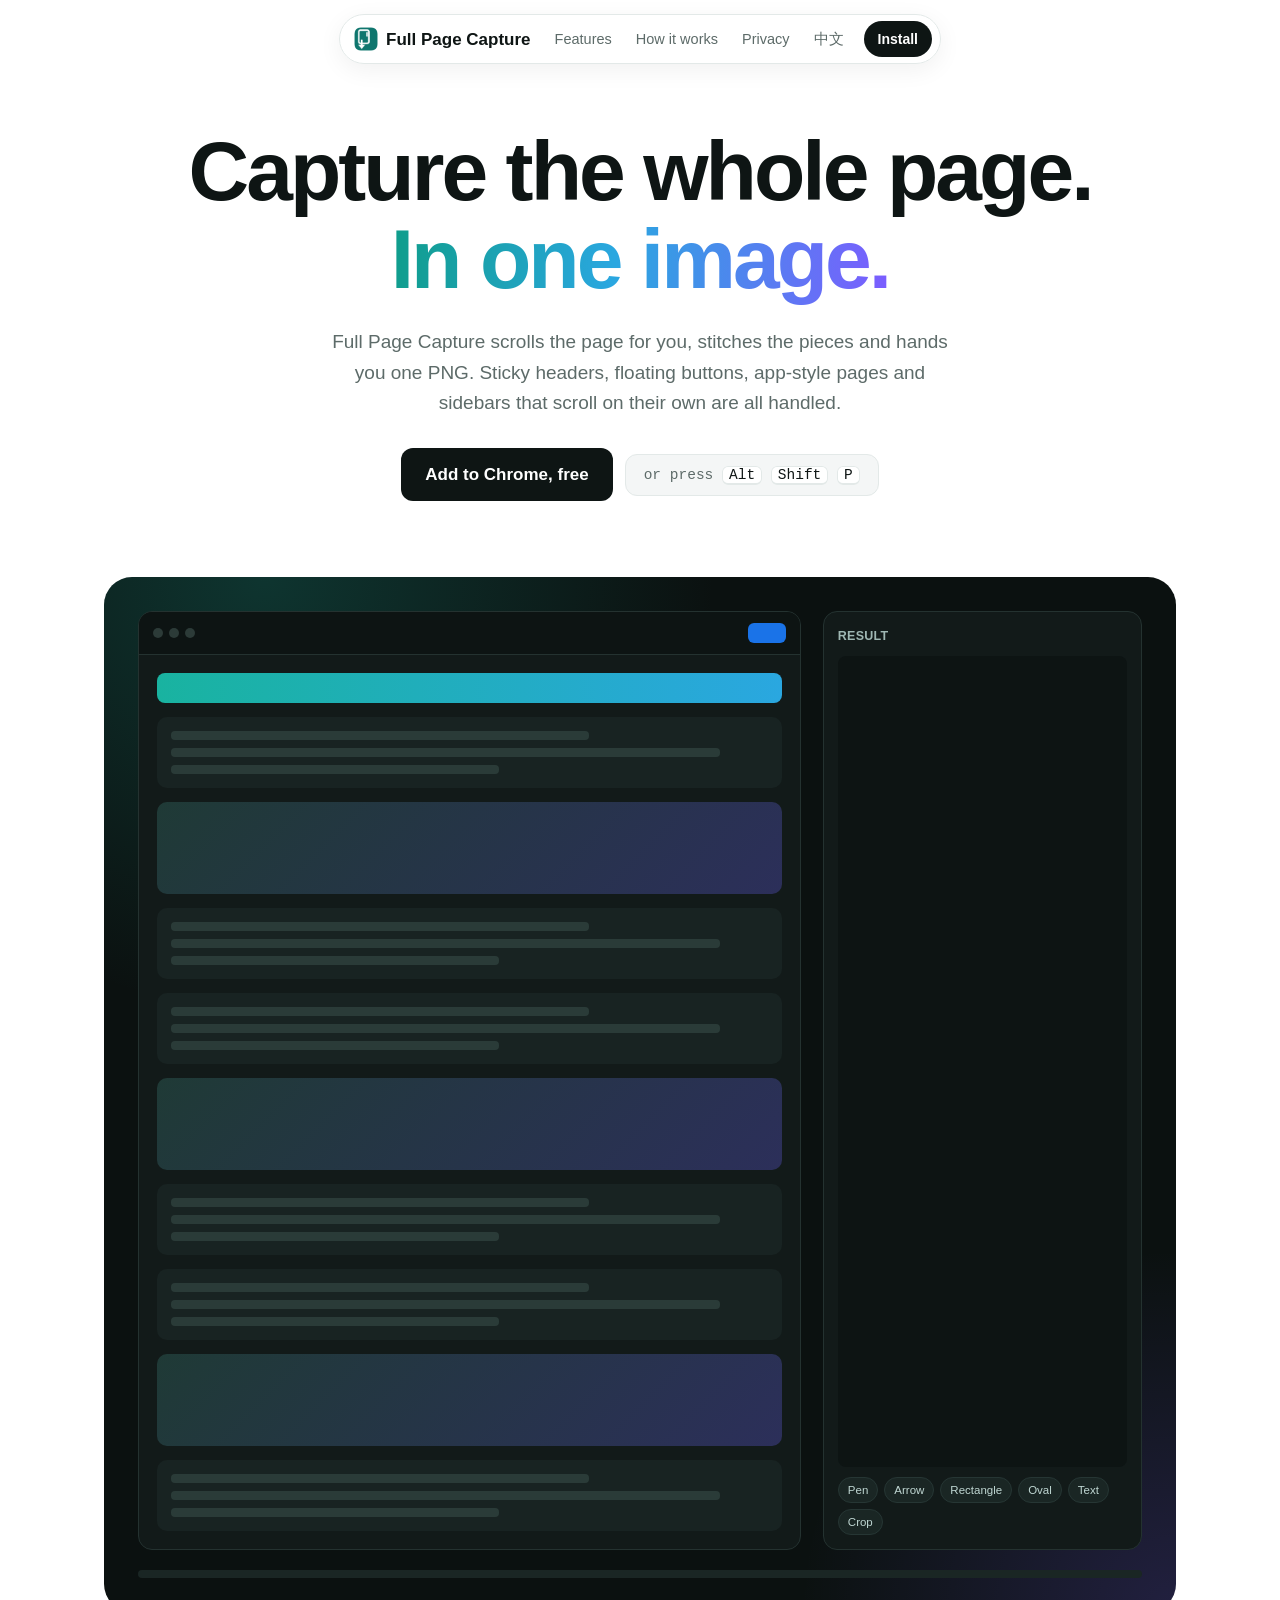
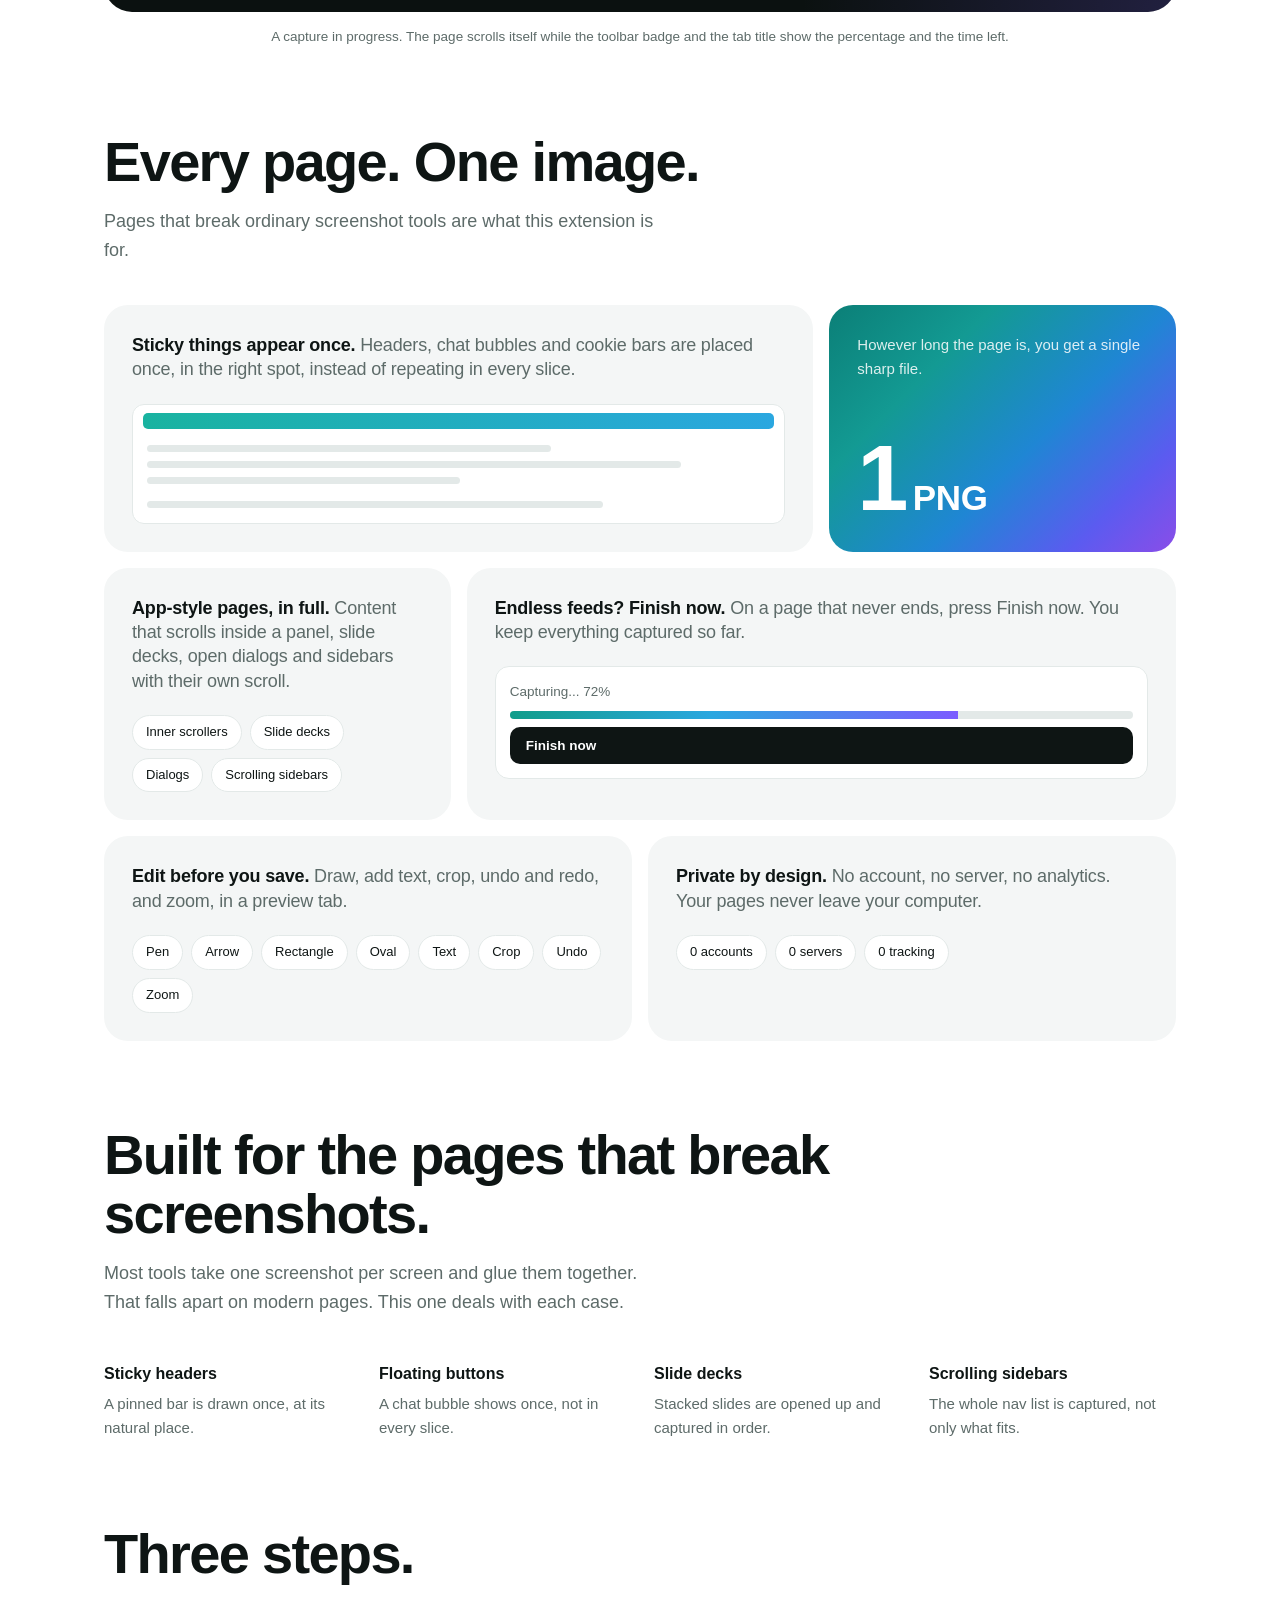
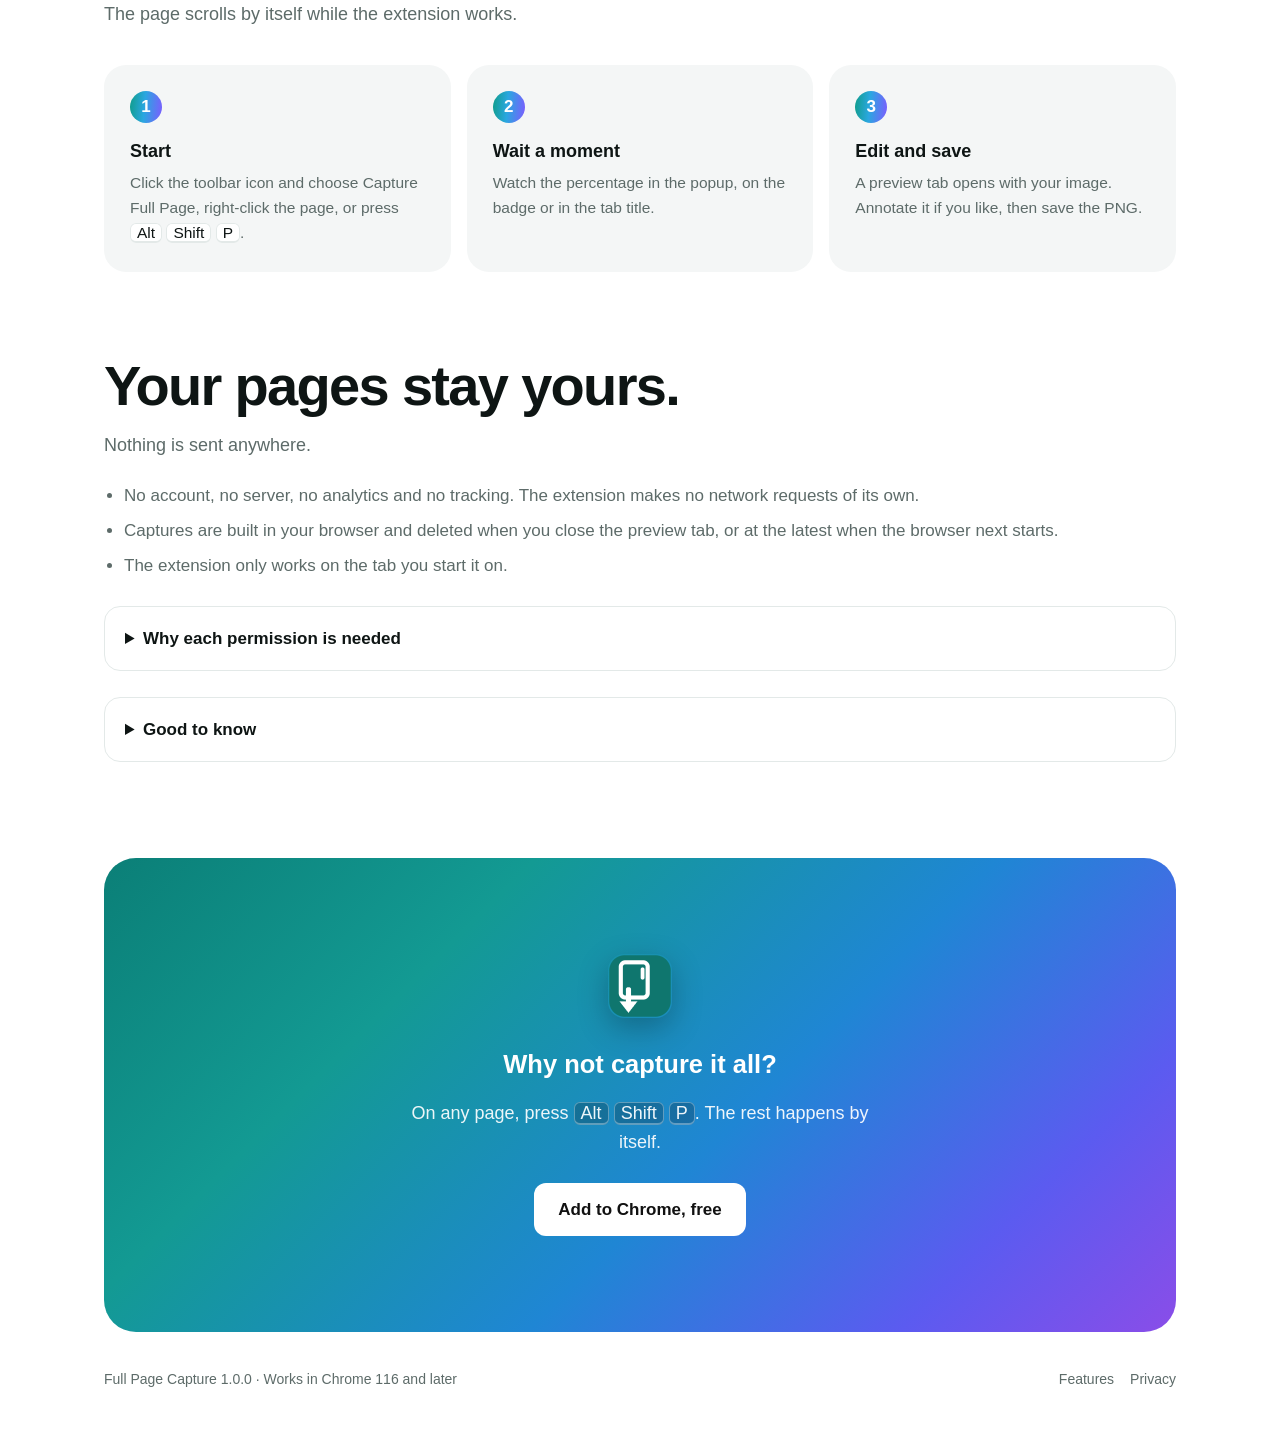
<file: index.html>
<!doctype html>
<html lang="en">
<head>
<meta charset="utf-8">
<meta name="viewport" content="width=device-width, initial-scale=1">
<title>Full Page Capture - save a whole web page as one PNG</title>
<meta name="description" content="A Chrome extension that captures an entire scrollable page as one PNG. It handles sticky headers, floating buttons, app-style pages, slide decks and scrolling sidebars, and has a built-in editor. Everything stays in your browser.">
<meta property="og:title" content="Full Page Capture - save a whole web page as one PNG">
<meta property="og:description" content="A Chrome extension that captures an entire scrollable page as one PNG. It handles sticky headers, floating buttons, app-style pages, slide decks and scrolling sidebars, and has a built-in editor. Everything stays in your browser.">
<meta property="og:type" content="website">
<link rel="icon" href="assets/favicon.png">
<link rel="stylesheet" href="assets/style.css">
</head>
<body>
<div class="nav"><div class="pill">
  <a class="brand" href="./"><img src="assets/icon.png" alt="" width="24" height="24"><span>Full Page Capture</span></a>
  <a class="l hide-m" href="#features">Features</a><a class="l hide-m" href="#how">How it works</a><a class="l hide-m" href="#privacy">Privacy</a>
  <a class="l" href="zh/" hreflang="zh-CN">中文</a>
  <a class="soon" href="https://chromewebstore.google.com/detail/full-page-capture/hlnnabepehihccjddodmelmaidllmpme">Install</a>
</div></div>

<main class="wrap">
  <header class="hero">
    <h1>Capture the whole page.<br><span class="grad">In one image.</span></h1>
    <p class="lead">Full Page Capture scrolls the page for you, stitches the pieces and hands you one PNG. Sticky headers, floating buttons, app-style pages and sidebars that scroll on their own are all handled.</p>
    <div class="cta-row"><a class="btn dark" href="https://chromewebstore.google.com/detail/full-page-capture/hlnnabepehihccjddodmelmaidllmpme">Add to Chrome, free</a><span class="snip">or press <kbd>Alt</kbd> <kbd>Shift</kbd> <kbd>P</kbd></span></div>
  </header>

  <div class="demo" aria-hidden="true"><div class="stage">
    <div class="browser">
      <div class="bar"><div class="dots"><i></i><i></i><i></i></div>
        <div class="tab"><span>⏳ 8% · ~25s left · Product launch notes</span><span>⏳ 18% · ~9s left · Product launch notes</span><span>⏳ 52% · ~6s left · Product launch notes</span><span>⏳ 86% · ~2s left · Product launch notes</span><span>Product launch notes</span></div><div class="badge"><b>8%</b><b>18%</b><b>52%</b><b>86%</b></div></div>
      <div class="viewport"><div class="page">
        <div class="hdr"></div>
        <div class="blk"><i></i><i></i><i></i></div><div class="blk img"></div><div class="blk"><i></i><i></i><i></i></div>
        <div class="blk"><i></i><i></i><i></i></div><div class="blk img"></div><div class="blk"><i></i><i></i><i></i></div>
        <div class="blk"><i></i><i></i><i></i></div><div class="blk img"></div><div class="blk"><i></i><i></i><i></i></div>
      </div></div>
    </div>
    <div class="result"><h4>Result</h4>
      <div class="strip"><div class="fill"><div class="hdr"></div>
        <div class="blk"><i></i><i></i></div><div class="blk img" style="height:54px"></div><div class="blk"><i></i><i></i></div>
        <div class="blk"><i></i><i></i></div><div class="blk img" style="height:54px"></div><div class="blk"><i></i><i></i></div>
        <div class="blk"><i></i><i></i></div><div class="blk img" style="height:54px"></div></div></div>
      <div class="tools"><u>Pen</u><u>Arrow</u><u>Rectangle</u><u>Oval</u><u>Text</u><u>Crop</u></div>
    </div>
  </div><div class="prog"></div></div>
  <p class="demo-cap">A capture in progress. The page scrolls itself while the toolbar badge and the tab title show the percentage and the time left.</p>

  <section id="features">
    <h2>Every page. One image.</h2><p class="sub">Pages that break ordinary screenshot tools are what this extension is for.</p>
    <div class="bento">
      <div class="card c4"><h3>Sticky things appear once.<span> Headers, chat bubbles and cookie bars are placed once, in the right spot, instead of repeating in every slice.</span></h3>
        <div class="mini"><div class="h"></div><div class="l" style="top:40px;width:62%"></div><div class="l" style="top:56px;width:82%"></div><div class="l" style="top:72px;width:48%"></div><div class="l" style="top:96px;width:70%"></div></div></div>
      <div class="card c2 vivid"><small>However long the page is, you get a single sharp file.</small><div class="big">1<span style="font-size:.38em;letter-spacing:-0.01em;margin-left:8px">PNG</span></div></div>
      <div class="card c2"><h3>App-style pages, in full.<span> Content that scrolls inside a panel, slide decks, open dialogs and sidebars with their own scroll.</span></h3><div class="chips"><span class="chip">Inner scrollers</span><span class="chip">Slide decks</span><span class="chip">Dialogs</span><span class="chip">Scrolling sidebars</span></div></div>
      <div class="card c4"><h3>Endless feeds? Finish now.<span> On a page that never ends, press Finish now. You keep everything captured so far.</span></h3>
        <div class="ui"><div style="color:var(--muted)">Capturing... 72%</div><div class="meter"><i></i></div><div class="endbtn">Finish now</div></div></div>
      <div class="card c3"><h3>Edit before you save.<span> Draw, add text, crop, undo and redo, and zoom, in a preview tab.</span></h3><div class="chips"><span class="chip">Pen</span><span class="chip">Arrow</span><span class="chip">Rectangle</span><span class="chip">Oval</span><span class="chip">Text</span><span class="chip">Crop</span><span class="chip">Undo</span><span class="chip">Zoom</span></div></div>
      <div class="card c3"><h3>Private by design.<span> No account, no server, no analytics. Your pages never leave your computer.</span></h3><div class="chips"><span class="chip">0 accounts</span><span class="chip">0 servers</span><span class="chip">0 tracking</span></div></div>
    </div>
  </section>

  <section>
    <h2>Built for the pages that break screenshots.</h2><p class="sub">Most tools take one screenshot per screen and glue them together. That falls apart on modern pages. This one deals with each case.</p>
    <div class="cols"><div><h4>Sticky headers</h4><p>A pinned bar is drawn once, at its natural place.</p></div><div><h4>Floating buttons</h4><p>A chat bubble shows once, not in every slice.</p></div><div><h4>Slide decks</h4><p>Stacked slides are opened up and captured in order.</p></div><div><h4>Scrolling sidebars</h4><p>The whole nav list is captured, not only what fits.</p></div></div>
  </section>

  <section id="how">
    <h2>Three steps.</h2><p class="sub">The page scrolls by itself while the extension works.</p>
    <div class="steps"><div class="step"><div class="n">1</div><h3>Start</h3><p>Click the toolbar icon and choose Capture Full Page, right-click the page, or press <kbd>Alt</kbd> <kbd>Shift</kbd> <kbd>P</kbd>.</p></div><div class="step"><div class="n">2</div><h3>Wait a moment</h3><p>Watch the percentage in the popup, on the badge or in the tab title.</p></div><div class="step"><div class="n">3</div><h3>Edit and save</h3><p>A preview tab opens with your image. Annotate it if you like, then save the PNG.</p></div></div>
  </section>

  <section id="privacy">
    <h2>Your pages stay yours.</h2><p class="sub">Nothing is sent anywhere.</p>
    <ul class="plain"><li>No account, no server, no analytics and no tracking. The extension makes no network requests of its own.</li><li>Captures are built in your browser and deleted when you close the preview tab, or at the latest when the browser next starts.</li><li>The extension only works on the tab you start it on.</li></ul>
    <details><summary>Why each permission is needed</summary><table><tr><th>activeTab, scripting</th><td>Run the capture script in the tab you chose.</td></tr><tr><th>downloads</th><td>Save the finished PNG to your computer.</td></tr><tr><th>storage, unlimitedStorage</th><td>Pass a large image from the capture to the preview tab.</td></tr><tr><th>contextMenus</th><td>Add Capture Full Page to the right-click menu.</td></tr><tr><th>tabs</th><td>Open the preview tab, read the page title for the file name, and switch the icon off on pages that cannot be captured.</td></tr><tr><th>webNavigation</th><td>Find a scrollable frame inside pages that embed their content.</td></tr></table></details>
    <details><summary>Good to know</summary><ul class="plain" style="margin-top:6px"><li>Browser pages (chrome://) and the Chrome Web Store cannot be captured. Chrome does not allow it.</li><li>To capture local files, turn on Allow access to file URLs for the extension.</li><li>A capture stops at 30,000 CSS pixels in height or after 60 seconds, whichever comes first, and tells you so.</li><li>Very animated pages, and sites that reveal content only while you scroll with a mouse, can differ from the live page.</li></ul></details>
  </section>

  <div class="final">
    <img src="assets/icon.png" alt="" width="64" height="64">
    <h2>Why not capture it all?</h2><p>On any page, press <kbd>Alt</kbd> <kbd>Shift</kbd> <kbd>P</kbd>. The rest happens by itself.</p>
    <a class="btn white" href="https://chromewebstore.google.com/detail/full-page-capture/hlnnabepehihccjddodmelmaidllmpme">Add to Chrome, free</a>
  </div>

  <footer><span>Full Page Capture 1.0.0 · Works in Chrome 116 and later</span><span><a href="#features">Features</a><a href="#privacy">Privacy</a></span></footer>
</main>
</body>
</html>
</file>
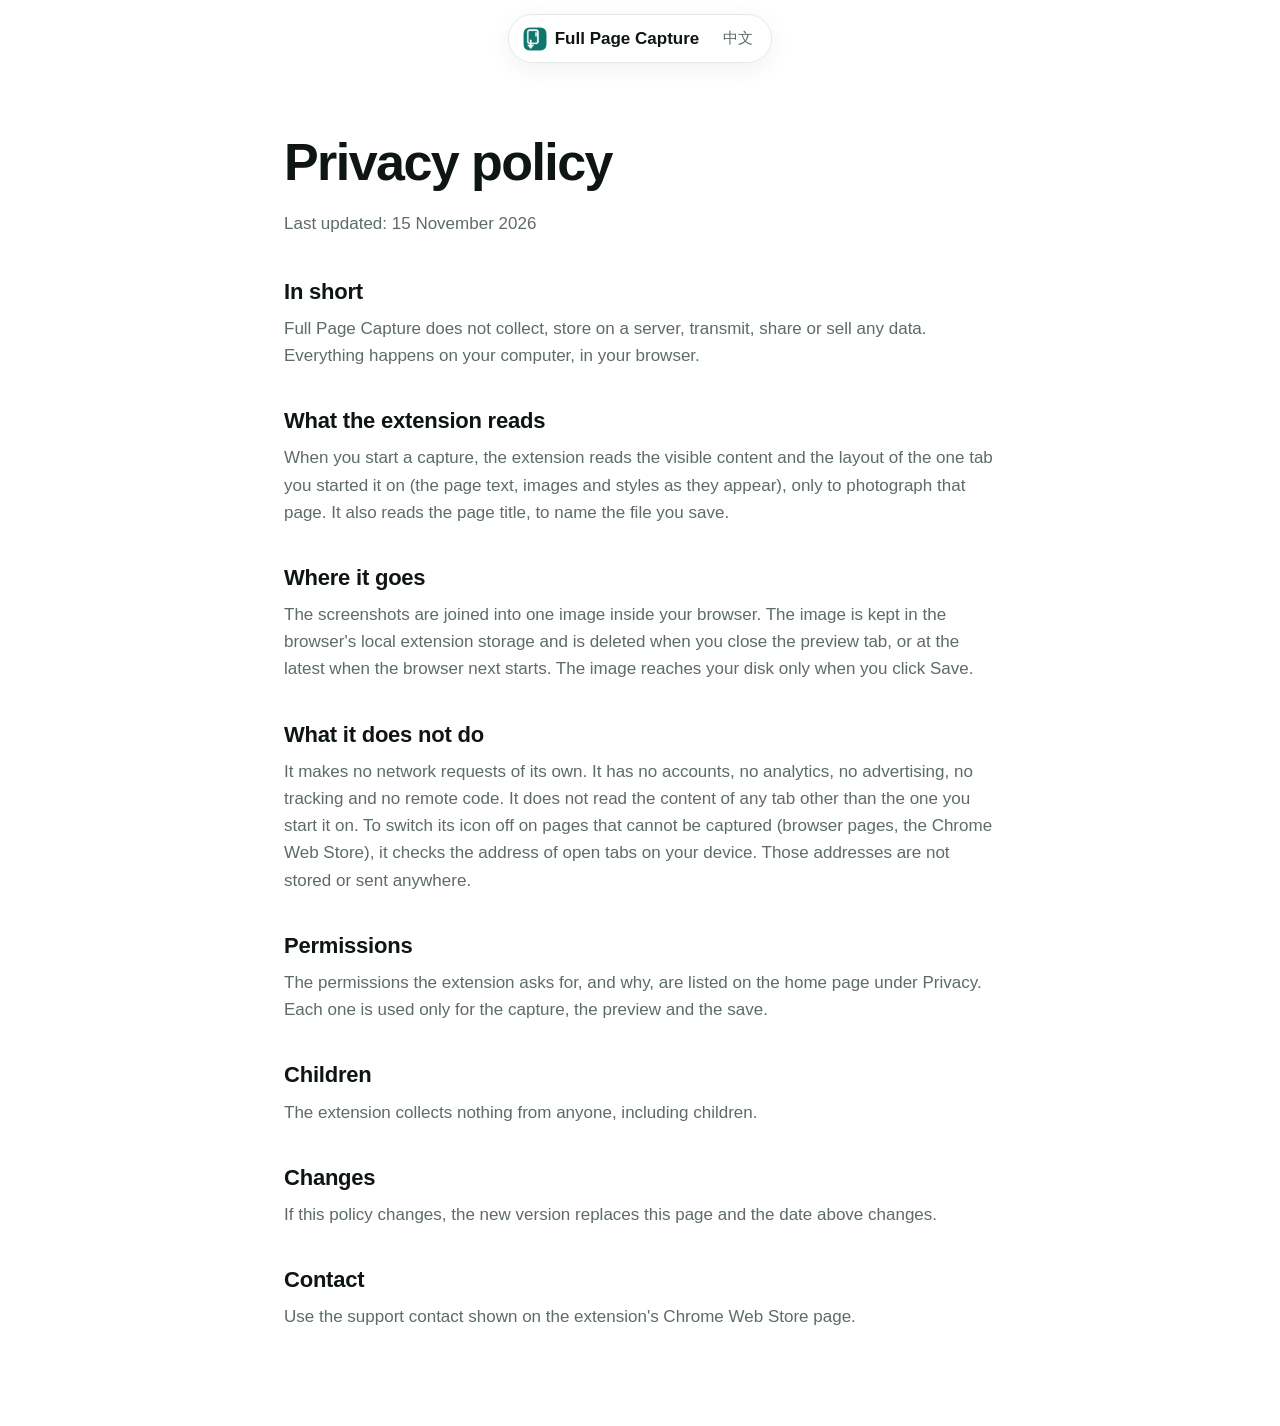
<file: privacy/index.html>
<!doctype html>
<html lang="en">
<head>
<meta charset="utf-8">
<meta name="viewport" content="width=device-width, initial-scale=1">
<title>Privacy policy - Full Page Capture</title>
<meta name="description" content="What Full Page Capture does and does not do with your data.">
<link rel="icon" href="../assets/favicon.png">
<link rel="stylesheet" href="../assets/style.css">
</head>
<body>
<div class="nav"><div class="pill">
  <a class="brand" href="../"><img src="../assets/icon.png" alt="" width="24" height="24"><span>Full Page Capture</span></a>
  <a class="l" href="../zh/privacy/" hreflang="zh-CN">中文</a>
</div></div>
<main class="wrap doc">
  <h1>Privacy policy</h1>
  <p class="upd">Last updated: 15 November 2026</p>
  <h2>In short</h2><p>Full Page Capture does not collect, store on a server, transmit, share or sell any data. Everything happens on your computer, in your browser.</p><h2>What the extension reads</h2><p>When you start a capture, the extension reads the visible content and the layout of the one tab you started it on (the page text, images and styles as they appear), only to photograph that page. It also reads the page title, to name the file you save.</p><h2>Where it goes</h2><p>The screenshots are joined into one image inside your browser. The image is kept in the browser's local extension storage and is deleted when you close the preview tab, or at the latest when the browser next starts. The image reaches your disk only when you click Save.</p><h2>What it does not do</h2><p>It makes no network requests of its own. It has no accounts, no analytics, no advertising, no tracking and no remote code. It does not read the content of any tab other than the one you start it on. To switch its icon off on pages that cannot be captured (browser pages, the Chrome Web Store), it checks the address of open tabs on your device. Those addresses are not stored or sent anywhere.</p><h2>Permissions</h2><p>The permissions the extension asks for, and why, are listed on the home page under Privacy. Each one is used only for the capture, the preview and the save.</p><h2>Children</h2><p>The extension collects nothing from anyone, including children.</p><h2>Changes</h2><p>If this policy changes, the new version replaces this page and the date above changes.</p><h2>Contact</h2><p>Use the support contact shown on the extension's Chrome Web Store page.</p>
</main>
</body>
</html>
</file>
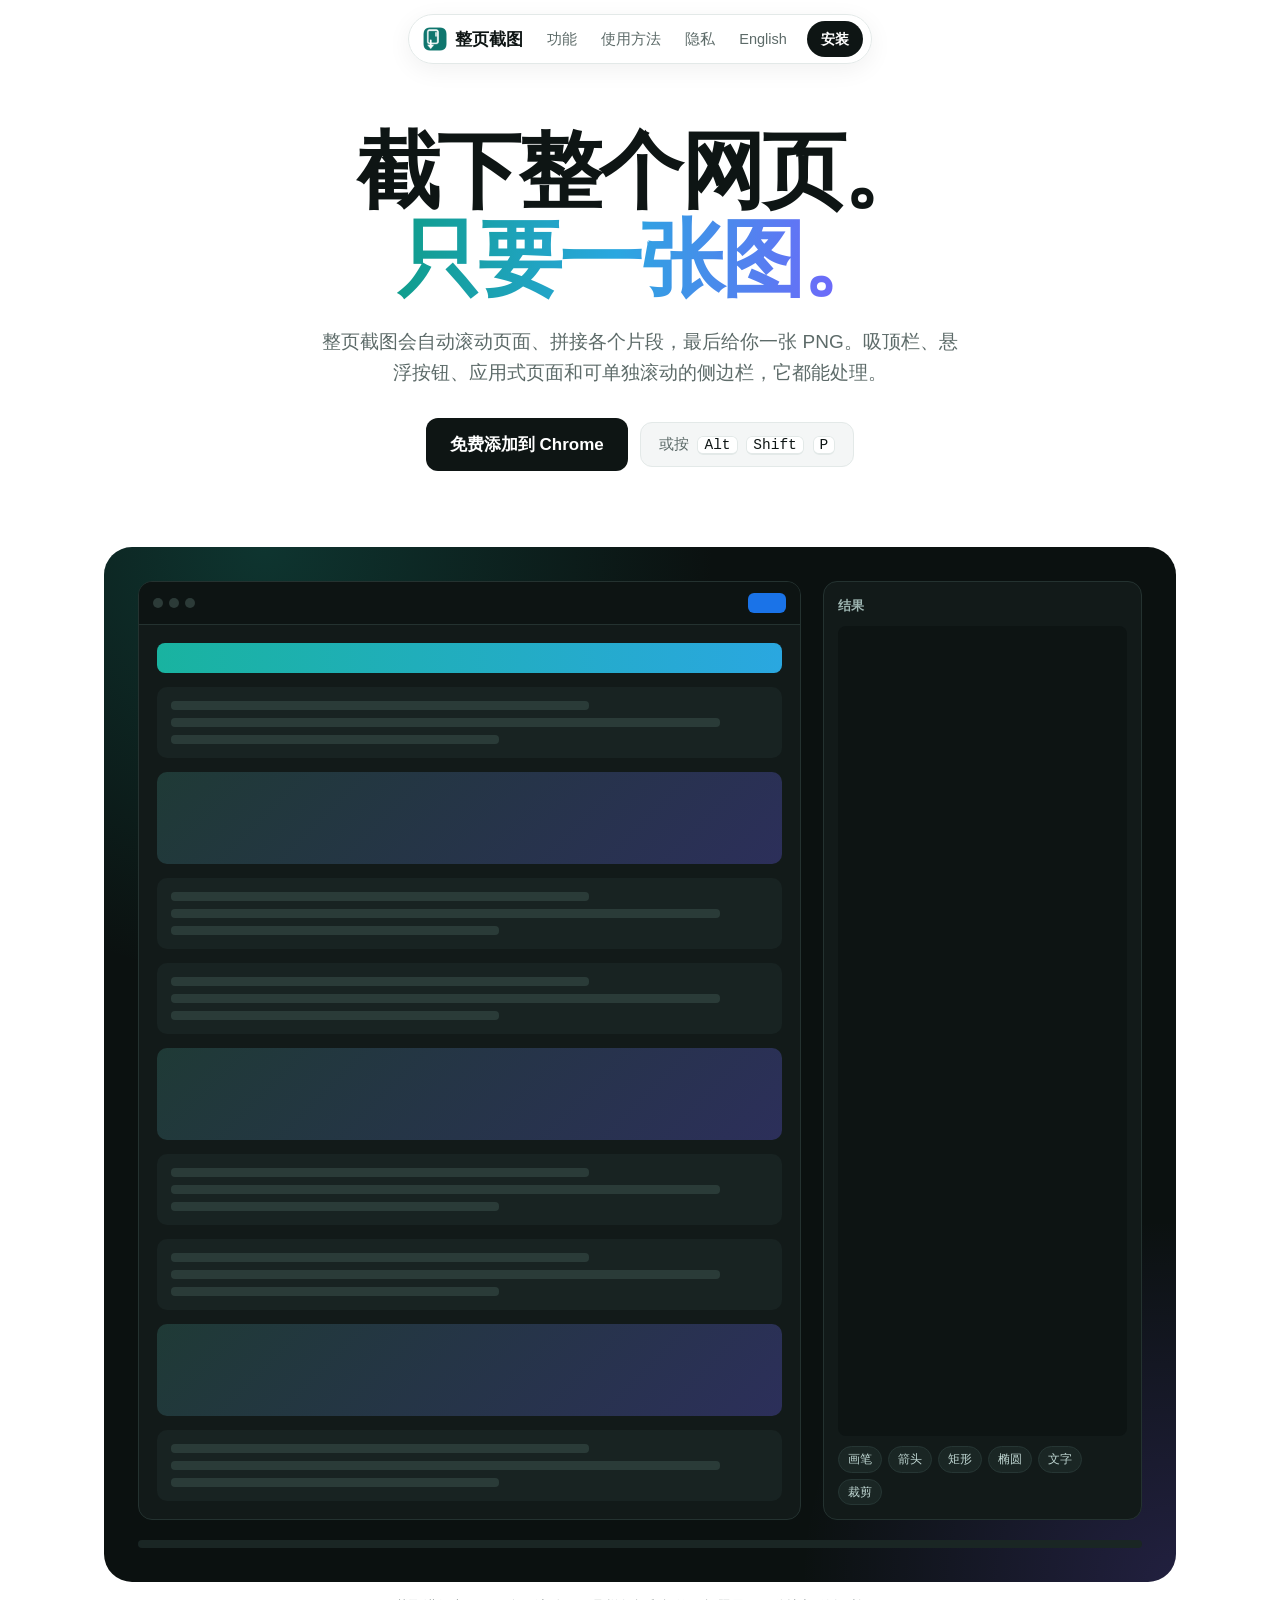
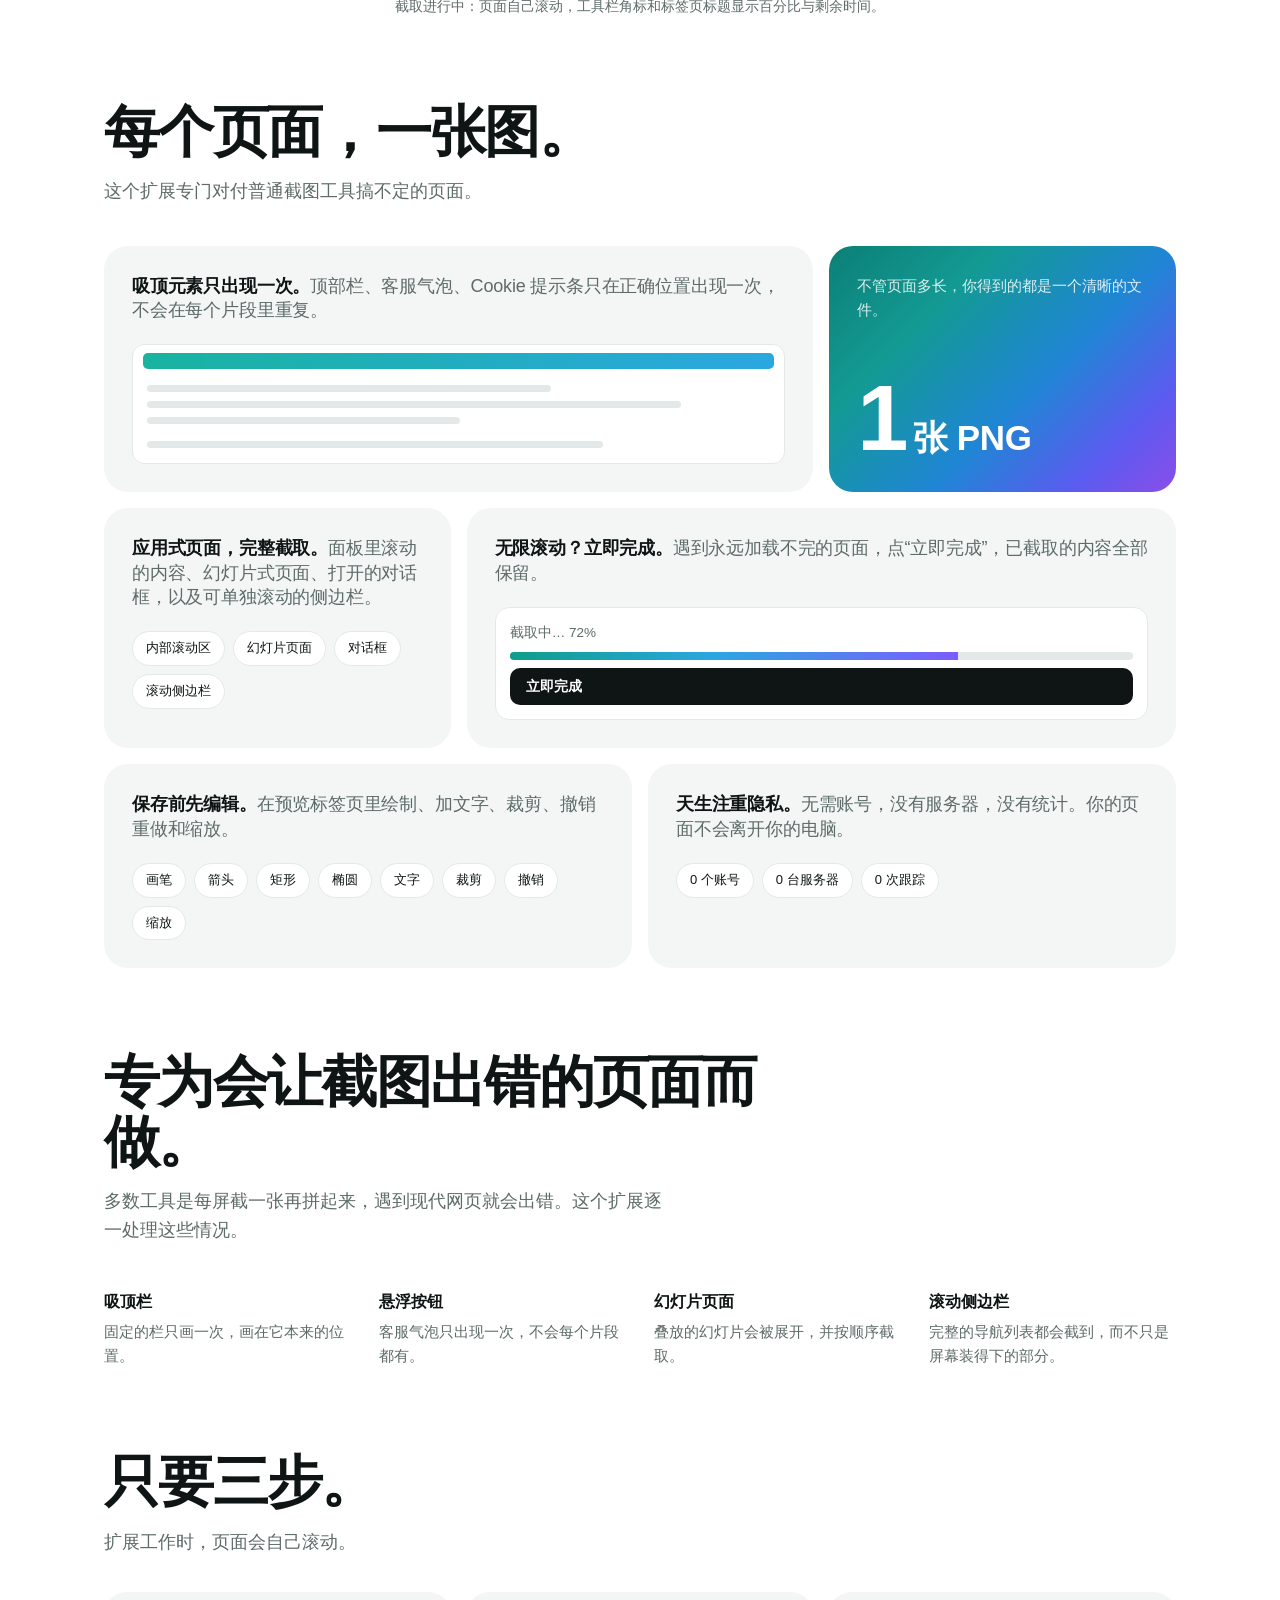
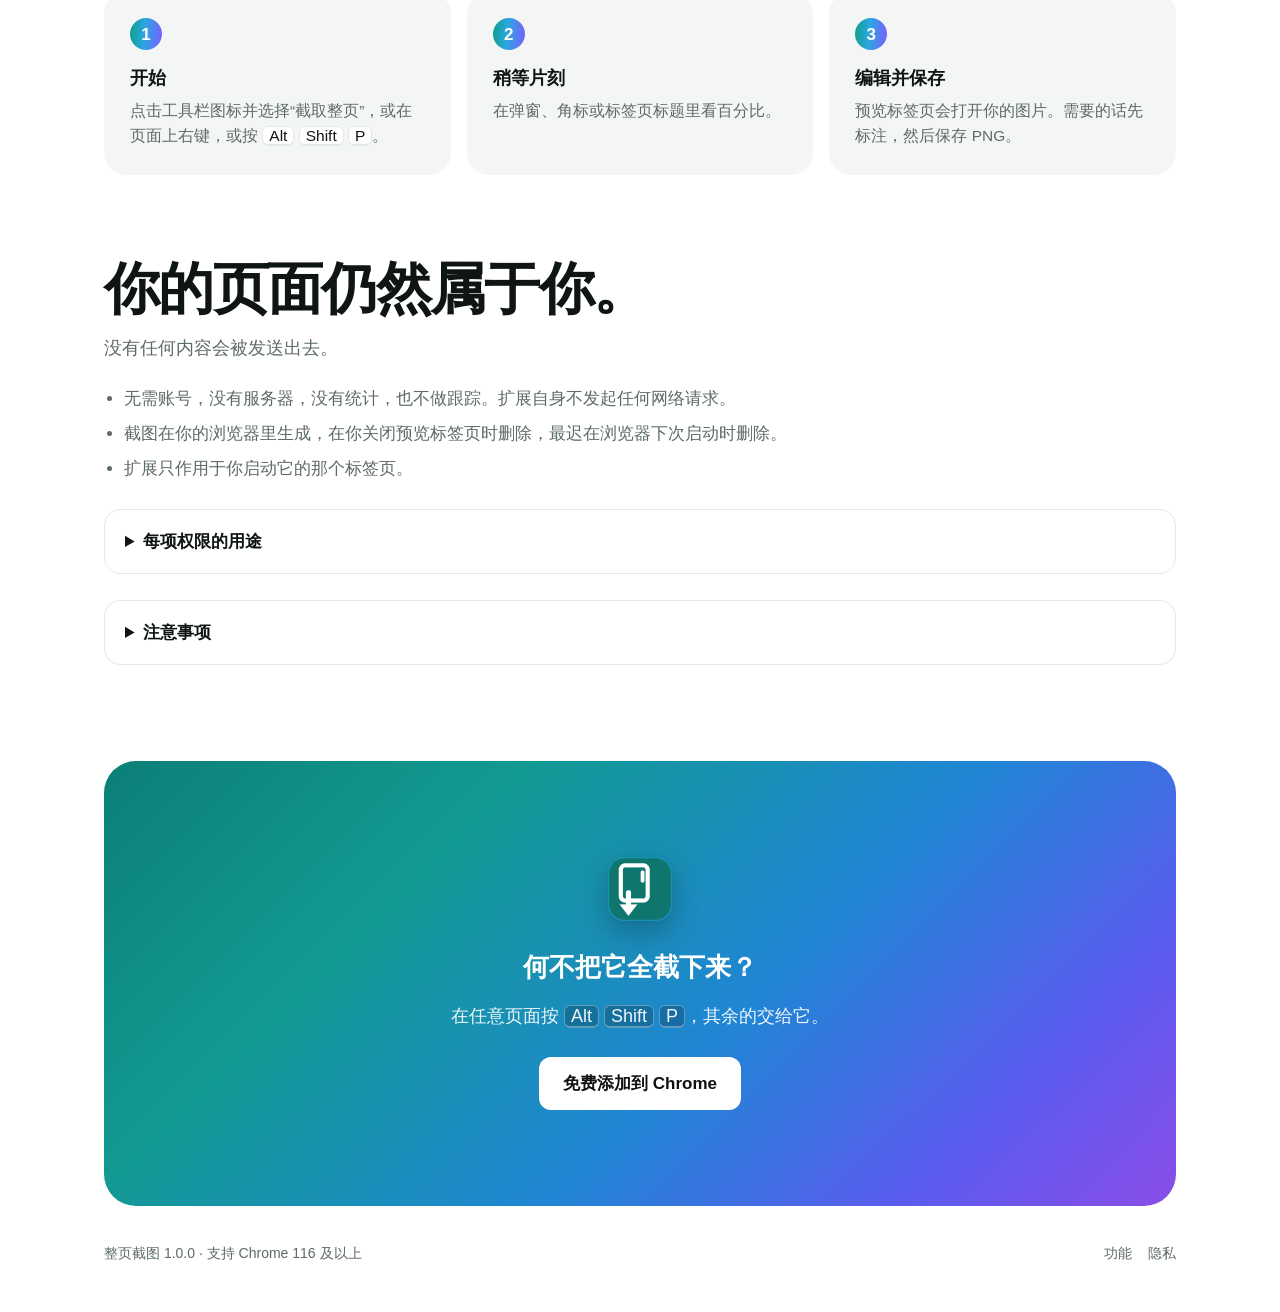
<file: zh/index.html>
<!doctype html>
<html lang="zh-CN">
<head>
<meta charset="utf-8">
<meta name="viewport" content="width=device-width, initial-scale=1">
<title>整页截图 - 把整个网页保存为一张 PNG</title>
<meta name="description" content="一款 Chrome 扩展：把整个可滚动的网页截成一张 PNG。能处理吸顶栏、悬浮按钮、应用式页面、幻灯片式页面和可单独滚动的侧边栏，并自带编辑器。所有数据都留在你的浏览器里。">
<meta property="og:title" content="整页截图 - 把整个网页保存为一张 PNG">
<meta property="og:description" content="一款 Chrome 扩展：把整个可滚动的网页截成一张 PNG。能处理吸顶栏、悬浮按钮、应用式页面、幻灯片式页面和可单独滚动的侧边栏，并自带编辑器。所有数据都留在你的浏览器里。">
<meta property="og:type" content="website">
<link rel="icon" href="../assets/favicon.png">
<link rel="stylesheet" href="../assets/style.css">
</head>
<body>
<div class="nav"><div class="pill">
  <a class="brand" href="./"><img src="../assets/icon.png" alt="" width="24" height="24"><span>整页截图</span></a>
  <a class="l hide-m" href="#features">功能</a><a class="l hide-m" href="#how">使用方法</a><a class="l hide-m" href="#privacy">隐私</a>
  <a class="l" href="../" hreflang="en">English</a>
  <a class="soon" href="https://chromewebstore.google.com/detail/full-page-capture/hlnnabepehihccjddodmelmaidllmpme?hl=zh-CN">安装</a>
</div></div>

<main class="wrap">
  <header class="hero">
    <h1>截下整个网页。<br><span class="grad">只要一张图。</span></h1>
    <p class="lead">整页截图会自动滚动页面、拼接各个片段，最后给你一张 PNG。吸顶栏、悬浮按钮、应用式页面和可单独滚动的侧边栏，它都能处理。</p>
    <div class="cta-row"><a class="btn dark" href="https://chromewebstore.google.com/detail/full-page-capture/hlnnabepehihccjddodmelmaidllmpme?hl=zh-CN">免费添加到 Chrome</a><span class="snip">或按 <kbd>Alt</kbd> <kbd>Shift</kbd> <kbd>P</kbd></span></div>
  </header>

  <div class="demo" aria-hidden="true"><div class="stage">
    <div class="browser">
      <div class="bar"><div class="dots"><i></i><i></i><i></i></div>
        <div class="tab"><span>⏳ 8% · 约剩 25 秒 · 产品发布说明</span><span>⏳ 18% · 约剩 9 秒 · 产品发布说明</span><span>⏳ 52% · 约剩 6 秒 · 产品发布说明</span><span>⏳ 86% · 约剩 2 秒 · 产品发布说明</span><span>产品发布说明</span></div><div class="badge"><b>8%</b><b>18%</b><b>52%</b><b>86%</b></div></div>
      <div class="viewport"><div class="page">
        <div class="hdr"></div>
        <div class="blk"><i></i><i></i><i></i></div><div class="blk img"></div><div class="blk"><i></i><i></i><i></i></div>
        <div class="blk"><i></i><i></i><i></i></div><div class="blk img"></div><div class="blk"><i></i><i></i><i></i></div>
        <div class="blk"><i></i><i></i><i></i></div><div class="blk img"></div><div class="blk"><i></i><i></i><i></i></div>
      </div></div>
    </div>
    <div class="result"><h4>结果</h4>
      <div class="strip"><div class="fill"><div class="hdr"></div>
        <div class="blk"><i></i><i></i></div><div class="blk img" style="height:54px"></div><div class="blk"><i></i><i></i></div>
        <div class="blk"><i></i><i></i></div><div class="blk img" style="height:54px"></div><div class="blk"><i></i><i></i></div>
        <div class="blk"><i></i><i></i></div><div class="blk img" style="height:54px"></div></div></div>
      <div class="tools"><u>画笔</u><u>箭头</u><u>矩形</u><u>椭圆</u><u>文字</u><u>裁剪</u></div>
    </div>
  </div><div class="prog"></div></div>
  <p class="demo-cap">截取进行中：页面自己滚动，工具栏角标和标签页标题显示百分比与剩余时间。</p>

  <section id="features">
    <h2>每个页面，一张图。</h2><p class="sub">这个扩展专门对付普通截图工具搞不定的页面。</p>
    <div class="bento">
      <div class="card c4"><h3>吸顶元素只出现一次。<span>顶部栏、客服气泡、Cookie 提示条只在正确位置出现一次，不会在每个片段里重复。</span></h3>
        <div class="mini"><div class="h"></div><div class="l" style="top:40px;width:62%"></div><div class="l" style="top:56px;width:82%"></div><div class="l" style="top:72px;width:48%"></div><div class="l" style="top:96px;width:70%"></div></div></div>
      <div class="card c2 vivid"><small>不管页面多长，你得到的都是一个清晰的文件。</small><div class="big">1<span style="font-size:.38em;letter-spacing:-0.01em;margin-left:8px">张 PNG</span></div></div>
      <div class="card c2"><h3>应用式页面，完整截取。<span>面板里滚动的内容、幻灯片式页面、打开的对话框，以及可单独滚动的侧边栏。</span></h3><div class="chips"><span class="chip">内部滚动区</span><span class="chip">幻灯片页面</span><span class="chip">对话框</span><span class="chip">滚动侧边栏</span></div></div>
      <div class="card c4"><h3>无限滚动？立即完成。<span>遇到永远加载不完的页面，点“立即完成”，已截取的内容全部保留。</span></h3>
        <div class="ui"><div style="color:var(--muted)">截取中… 72%</div><div class="meter"><i></i></div><div class="endbtn">立即完成</div></div></div>
      <div class="card c3"><h3>保存前先编辑。<span>在预览标签页里绘制、加文字、裁剪、撤销重做和缩放。</span></h3><div class="chips"><span class="chip">画笔</span><span class="chip">箭头</span><span class="chip">矩形</span><span class="chip">椭圆</span><span class="chip">文字</span><span class="chip">裁剪</span><span class="chip">撤销</span><span class="chip">缩放</span></div></div>
      <div class="card c3"><h3>天生注重隐私。<span>无需账号，没有服务器，没有统计。你的页面不会离开你的电脑。</span></h3><div class="chips"><span class="chip">0 个账号</span><span class="chip">0 台服务器</span><span class="chip">0 次跟踪</span></div></div>
    </div>
  </section>

  <section>
    <h2>专为会让截图出错的页面而做。</h2><p class="sub">多数工具是每屏截一张再拼起来，遇到现代网页就会出错。这个扩展逐一处理这些情况。</p>
    <div class="cols"><div><h4>吸顶栏</h4><p>固定的栏只画一次，画在它本来的位置。</p></div><div><h4>悬浮按钮</h4><p>客服气泡只出现一次，不会每个片段都有。</p></div><div><h4>幻灯片页面</h4><p>叠放的幻灯片会被展开，并按顺序截取。</p></div><div><h4>滚动侧边栏</h4><p>完整的导航列表都会截到，而不只是屏幕装得下的部分。</p></div></div>
  </section>

  <section id="how">
    <h2>只要三步。</h2><p class="sub">扩展工作时，页面会自己滚动。</p>
    <div class="steps"><div class="step"><div class="n">1</div><h3>开始</h3><p>点击工具栏图标并选择“截取整页”，或在页面上右键，或按 <kbd>Alt</kbd> <kbd>Shift</kbd> <kbd>P</kbd>。</p></div><div class="step"><div class="n">2</div><h3>稍等片刻</h3><p>在弹窗、角标或标签页标题里看百分比。</p></div><div class="step"><div class="n">3</div><h3>编辑并保存</h3><p>预览标签页会打开你的图片。需要的话先标注，然后保存 PNG。</p></div></div>
  </section>

  <section id="privacy">
    <h2>你的页面仍然属于你。</h2><p class="sub">没有任何内容会被发送出去。</p>
    <ul class="plain"><li>无需账号，没有服务器，没有统计，也不做跟踪。扩展自身不发起任何网络请求。</li><li>截图在你的浏览器里生成，在你关闭预览标签页时删除，最迟在浏览器下次启动时删除。</li><li>扩展只作用于你启动它的那个标签页。</li></ul>
    <details><summary>每项权限的用途</summary><table><tr><th>activeTab、scripting</th><td>在你选定的标签页里运行截图脚本。</td></tr><tr><th>downloads</th><td>把完成的 PNG 保存到你的电脑。</td></tr><tr><th>storage、unlimitedStorage</th><td>把较大的图片从截图过程传给预览标签页。</td></tr><tr><th>contextMenus</th><td>在右键菜单里加入“截取整页”。</td></tr><tr><th>tabs</th><td>打开预览标签页，读取页面标题作为文件名，并在无法截取的页面上让图标变灰。</td></tr><tr><th>webNavigation</th><td>在嵌入内容的页面里找到可滚动的框架。</td></tr></table></details>
    <details><summary>注意事项</summary><ul class="plain" style="margin-top:6px"><li>浏览器内部页面（chrome://）和 Chrome 应用商店无法截取，这是 Chrome 的限制。</li><li>要截取本地文件，请为扩展打开“允许访问文件网址”。</li><li>截取在页面高度达到 30,000 CSS 像素或用时 60 秒时停止（以先到者为准），并会提示你。</li><li>动画很多的页面，以及只在你用鼠标滚动时才显示内容的网站，可能与实际页面有差异。</li></ul></details>
  </section>

  <div class="final">
    <img src="../assets/icon.png" alt="" width="64" height="64">
    <h2>何不把它全截下来？</h2><p>在任意页面按 <kbd>Alt</kbd> <kbd>Shift</kbd> <kbd>P</kbd>，其余的交给它。</p>
    <a class="btn white" href="https://chromewebstore.google.com/detail/full-page-capture/hlnnabepehihccjddodmelmaidllmpme?hl=zh-CN">免费添加到 Chrome</a>
  </div>

  <footer><span>整页截图 1.0.0 · 支持 Chrome 116 及以上</span><span><a href="#features">功能</a><a href="#privacy">隐私</a></span></footer>
</main>
</body>
</html>
</file>
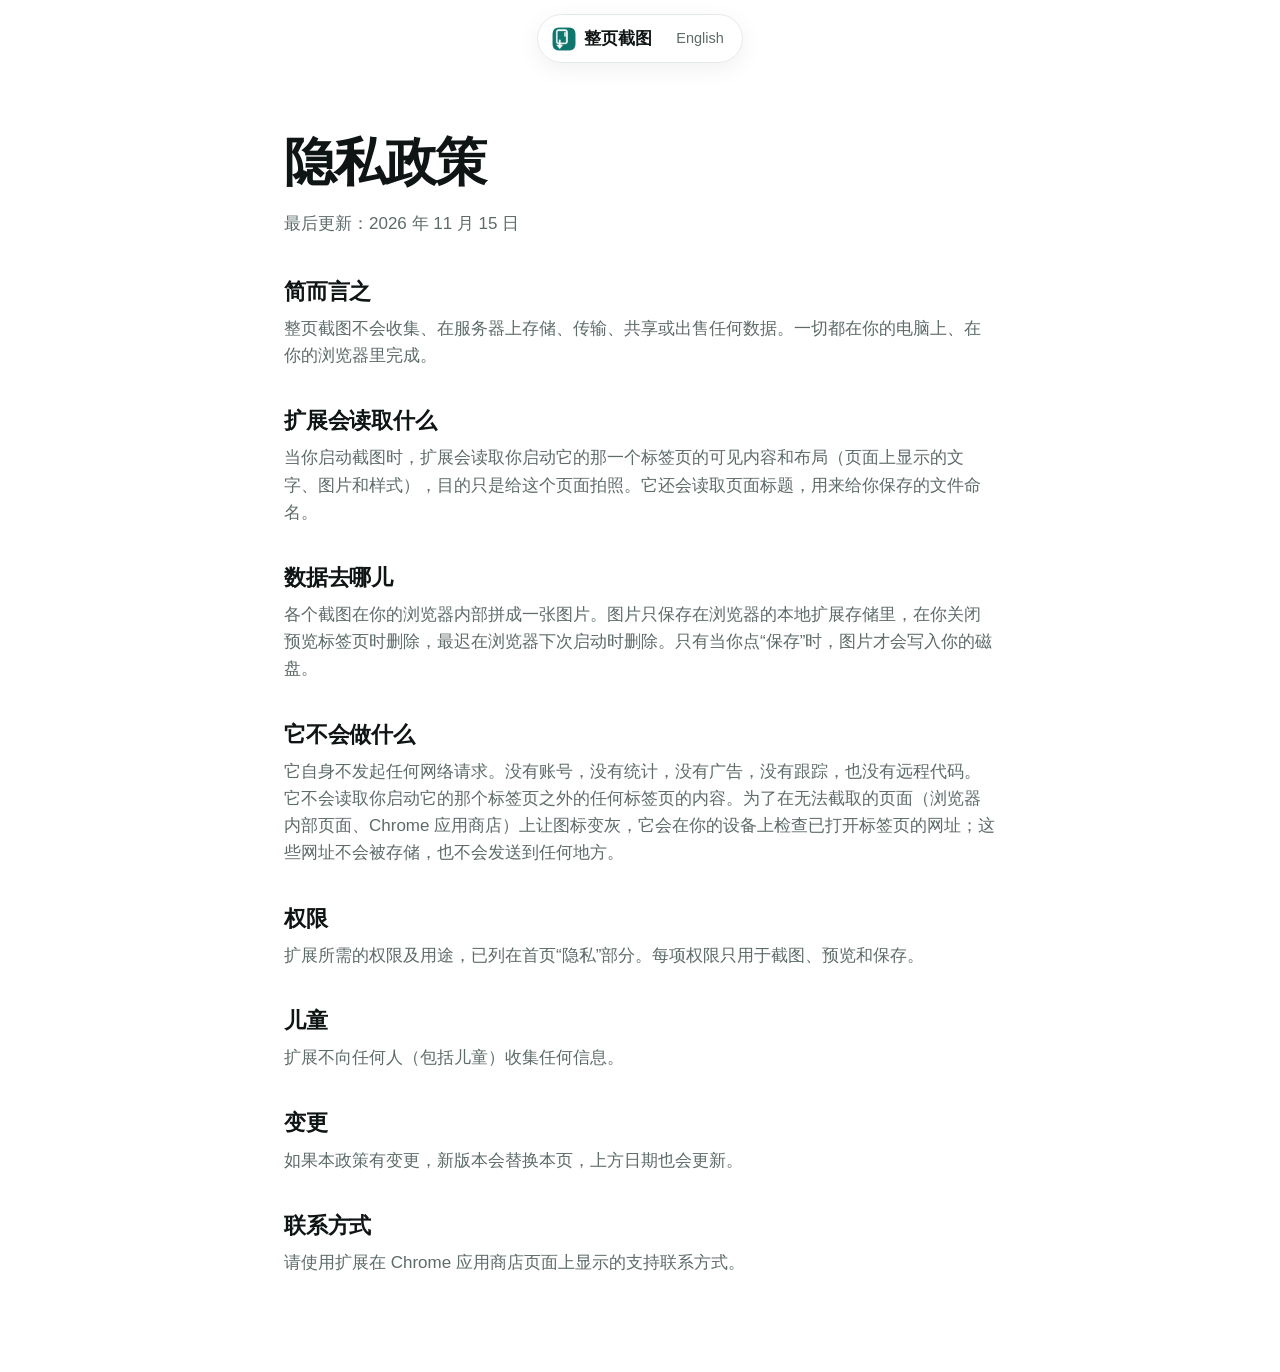
<file: zh/privacy/index.html>
<!doctype html>
<html lang="zh-CN">
<head>
<meta charset="utf-8">
<meta name="viewport" content="width=device-width, initial-scale=1">
<title>隐私政策 - 整页截图</title>
<meta name="description" content="整页截图会如何处理（以及不会如何处理）你的数据。">
<link rel="icon" href="../../assets/favicon.png">
<link rel="stylesheet" href="../../assets/style.css">
</head>
<body>
<div class="nav"><div class="pill">
  <a class="brand" href="../"><img src="../../assets/icon.png" alt="" width="24" height="24"><span>整页截图</span></a>
  <a class="l" href="../../privacy/" hreflang="en">English</a>
</div></div>
<main class="wrap doc">
  <h1>隐私政策</h1>
  <p class="upd">最后更新：2026 年 11 月 15 日</p>
  <h2>简而言之</h2><p>整页截图不会收集、在服务器上存储、传输、共享或出售任何数据。一切都在你的电脑上、在你的浏览器里完成。</p><h2>扩展会读取什么</h2><p>当你启动截图时，扩展会读取你启动它的那一个标签页的可见内容和布局（页面上显示的文字、图片和样式），目的只是给这个页面拍照。它还会读取页面标题，用来给你保存的文件命名。</p><h2>数据去哪儿</h2><p>各个截图在你的浏览器内部拼成一张图片。图片只保存在浏览器的本地扩展存储里，在你关闭预览标签页时删除，最迟在浏览器下次启动时删除。只有当你点“保存”时，图片才会写入你的磁盘。</p><h2>它不会做什么</h2><p>它自身不发起任何网络请求。没有账号，没有统计，没有广告，没有跟踪，也没有远程代码。它不会读取你启动它的那个标签页之外的任何标签页的内容。为了在无法截取的页面（浏览器内部页面、Chrome 应用商店）上让图标变灰，它会在你的设备上检查已打开标签页的网址；这些网址不会被存储，也不会发送到任何地方。</p><h2>权限</h2><p>扩展所需的权限及用途，已列在首页“隐私”部分。每项权限只用于截图、预览和保存。</p><h2>儿童</h2><p>扩展不向任何人（包括儿童）收集任何信息。</p><h2>变更</h2><p>如果本政策有变更，新版本会替换本页，上方日期也会更新。</p><h2>联系方式</h2><p>请使用扩展在 Chrome 应用商店页面上显示的支持联系方式。</p>
</main>
</body>
</html>
</file>
<file: assets/style.css>
:root {
  --bg: #ffffff;
  --text: #0e1514;
  --muted: #5d6b69;
  --card: #f4f6f6;
  --line: #e3e9e8;
  --dark: #0b1110;
  --teal: #0f6f68;
  --g1: #19b3a0;
  --g2: #3b82f6;
  --g3: #7c5cff;
  --g4: #ff7a59;
  --grad: linear-gradient(95deg, #0f9d8a 0%, #2aa7e0 45%, #7c5cff 100%);
  --panel: linear-gradient(135deg, #0b7f77 0%, #139a93 28%, #1f86d4 58%, #5b5bf0 82%, #8a4de8 100%);
}
@media (prefers-color-scheme: dark) {
  :root {
    --bg: #0a0f0e;
    --text: #eef4f2;
    --muted: #9bacaa;
    --card: #131b1a;
    --line: #22302d;
    --dark: #060a0a;
  }
}
* { box-sizing: border-box; }
html { scroll-behavior: smooth; }
body { margin: 0; background: var(--bg); color: var(--text); font: 17px/1.6 -apple-system, BlinkMacSystemFont, "Segoe UI", "PingFang SC", "Microsoft YaHei", Roboto, sans-serif; -webkit-font-smoothing: antialiased; }
a { color: inherit; }
.wrap { max-width: 1120px; margin: 0 auto; padding: 0 24px; }

/* floating pill nav */
.nav { position: sticky; top: 14px; z-index: 20; display: flex; justify-content: center; padding: 0 12px; }
.pill { display: flex; align-items: center; gap: 4px; padding: 6px 8px 6px 14px; border-radius: 999px; background: color-mix(in srgb, var(--bg) 82%, transparent); backdrop-filter: blur(14px); -webkit-backdrop-filter: blur(14px); border: 1px solid var(--line); box-shadow: 0 6px 24px rgba(0,0,0,.06); }
.pill .brand { display: flex; align-items: center; gap: 8px; font-weight: 700; text-decoration: none; margin-right: 10px; }
.pill .brand img { width: 24px; height: 24px; border-radius: 7px; }
.pill a.l { padding: 6px 10px; border-radius: 999px; color: var(--muted); text-decoration: none; font-size: 14.5px; }
.pill a.l:hover { color: var(--text); background: var(--card); }
.pill .soon { margin-left: 6px; padding: 7px 14px; border-radius: 999px; background: var(--text); color: var(--bg); font-size: 14px; font-weight: 600; white-space: nowrap; text-decoration: none; }

/* hero */
.hero { text-align: center; padding: 78px 0 40px; }
.hero h1 { margin: 0; font-size: clamp(40px, 8vw, 84px); line-height: 1.04; letter-spacing: -0.035em; font-weight: 700; }
.grad { background: var(--grad); -webkit-background-clip: text; background-clip: text; color: transparent; }
.hero p.lead { max-width: 640px; margin: 24px auto 30px; font-size: 19px; color: var(--muted); }
.cta-row { display: flex; flex-wrap: wrap; gap: 12px; justify-content: center; align-items: center; }
.btn { display: inline-block; padding: 13px 24px; border-radius: 12px; font-weight: 600; text-decoration: none; }
.btn.dark { background: var(--text); color: var(--bg); }
.btn.white { background: #fff; color: #111; }
.snip { padding: 12px 18px; border-radius: 12px; background: var(--card); border: 1px solid var(--line); font: 14.5px ui-monospace, SFMono-Regular, Menlo, monospace; color: var(--muted); }
kbd { font: inherit; border: 1px solid var(--line); border-bottom-width: 2px; border-radius: 6px; padding: 0 6px; background: var(--bg); color: var(--text); }

/* demo panel */
.demo { margin: 36px auto 10px; background: var(--dark); border-radius: 28px; padding: clamp(14px, 3vw, 34px); color: #dfe9e7; overflow: hidden; position: relative; }
.demo::before { content: ""; position: absolute; inset: 0; background: radial-gradient(60% 60% at 15% 0%, rgba(25,179,160,.22), transparent 70%), radial-gradient(50% 50% at 100% 100%, rgba(124,92,255,.2), transparent 70%); pointer-events: none; }
.stage { position: relative; display: grid; grid-template-columns: 1.35fr 0.65fr; gap: 22px; align-items: stretch; }
.browser { background: #121a19; border: 1px solid #243230; border-radius: 14px; overflow: hidden; display: flex; flex-direction: column; min-height: 360px; }
.bar { display: flex; align-items: center; gap: 10px; padding: 10px 14px; background: #0d1413; border-bottom: 1px solid #243230; }
.dots { display: flex; gap: 6px; } .dots i { width: 10px; height: 10px; border-radius: 50%; background: #2c3b38; display: block; }
.tab { position: relative; flex: 1; height: 22px; font-size: 12.5px; color: #cfe0dd; overflow: hidden; }
.badge { font-size: 11.5px; font-weight: 700; background: #1a73e8; color: #fff; border-radius: 6px; min-width: 38px; text-align: center; position: relative; height: 20px; overflow: hidden; }
.tab span { position: absolute; left: 0; top: 0; white-space: nowrap; opacity: 0; animation-duration: 9s; animation-iteration-count: infinite; animation-timing-function: step-end; }
.tab span:nth-child(1) { animation-name: w1; } .tab span:nth-child(2) { animation-name: w2; } .tab span:nth-child(3) { animation-name: w3; } .tab span:nth-child(4) { animation-name: w4; } .tab span:nth-child(5) { animation-name: w5; }
.badge b { position: absolute; inset: 0; display: grid; place-items: center; opacity: 0; animation-duration: 9s; animation-iteration-count: infinite; animation-timing-function: step-end; }
.badge b:nth-child(1) { animation-name: w1; } .badge b:nth-child(2) { animation-name: w2; } .badge b:nth-child(3) { animation-name: w3; } .badge b:nth-child(4) { animation-name: w4; }
@keyframes w1 { 0% { opacity: 1; } 12% { opacity: 0; } }
@keyframes w2 { 0% { opacity: 0; } 12% { opacity: 1; } 30% { opacity: 0; } }
@keyframes w3 { 0% { opacity: 0; } 30% { opacity: 1; } 55% { opacity: 0; } }
@keyframes w4 { 0% { opacity: 0; } 55% { opacity: 1; } 80% { opacity: 0; } }
@keyframes w5 { 0% { opacity: 0; } 80% { opacity: 1; } 100% { opacity: 1; } }
.viewport { position: relative; flex: 1; overflow: hidden; }
.page { padding: 18px; display: grid; gap: 14px; animation: scrollpage 9s infinite ease-in-out; }
@keyframes scrollpage { 0%, 6% { transform: translateY(0); } 80%, 100% { transform: translateY(calc(-100% + 330px)); } }
.hdr { position: sticky; top: 0; height: 30px; border-radius: 8px; background: linear-gradient(90deg, #19b3a0, #2aa7e0); }
.blk { border-radius: 10px; background: #182322; padding: 14px; display: grid; gap: 8px; }
.blk i { display: block; height: 9px; border-radius: 4px; background: #2a3b38; } .blk i:nth-child(1) { width: 70%; } .blk i:nth-child(2) { width: 92%; } .blk i:nth-child(3) { width: 55%; }
.blk.img { height: 92px; background: linear-gradient(135deg, #1f3a36, #2c2f5a); }
.result { background: #121a19; border: 1px solid #243230; border-radius: 14px; padding: 14px; display: flex; flex-direction: column; gap: 10px; }
.result h4 { margin: 0; font-size: 12.5px; font-weight: 600; color: #9fb7b3; letter-spacing: .02em; text-transform: uppercase; }
.strip { position: relative; flex: 1; min-height: 240px; border-radius: 8px; overflow: hidden; background: #0d1413; }
.strip .fill { position: absolute; left: 0; right: 0; top: 0; height: 100%; display: grid; gap: 8px; padding: 10px; align-content: start; clip-path: inset(0 0 100% 0); animation: reveal 9s infinite ease-in-out; }
@keyframes reveal { 0%, 6% { clip-path: inset(0 0 100% 0); } 80%, 100% { clip-path: inset(0 0 0 0); } }
.fill .blk { padding: 9px; } .fill .hdr { position: static; height: 20px; }
.tools { display: flex; flex-wrap: wrap; gap: 6px; }
.tools u { text-decoration: none; font-size: 11.5px; padding: 3px 9px; border-radius: 999px; background: #1a2624; color: #bfd6d2; border: 1px solid #263634; }
.prog { margin-top: 20px; height: 8px; border-radius: 999px; background: #1a2624; overflow: hidden; position: relative; }
.prog::after { content: ""; position: absolute; inset: 0; width: 0; background: var(--grad); border-radius: 999px; animation: prog 9s infinite ease-in-out; }
@keyframes prog { 0%, 6% { width: 0; } 80%, 100% { width: 100%; } }
.demo-cap { margin: 14px 0 0; text-align: center; font-size: 13.5px; color: var(--muted); }

/* sections */
section { padding: 84px 0 0; }
section h2 { margin: 0; font-size: clamp(32px, 5.2vw, 56px); line-height: 1.06; letter-spacing: -0.03em; font-weight: 700; max-width: 760px; }
section p.sub { margin: 16px 0 0; max-width: 560px; color: var(--muted); font-size: 18px; }
.bento { display: grid; grid-template-columns: repeat(6, 1fr); gap: 16px; margin-top: 40px; }
.card { background: var(--card); border-radius: 24px; padding: 28px; display: flex; flex-direction: column; gap: 22px; overflow: hidden; }
.card h3 { margin: 0; font-size: 18px; line-height: 1.35; font-weight: 600; letter-spacing: -0.01em; }
.card h3 span { color: var(--muted); font-weight: 400; }
.c3 { grid-column: span 3; } .c2 { grid-column: span 2; } .c4 { grid-column: span 4; }
.card.vivid { background: var(--panel); color: #fff; justify-content: space-between; }
.card.vivid small { font-size: 15px; opacity: .85; }
.big { font-size: clamp(52px, 8vw, 92px); font-weight: 700; letter-spacing: -0.04em; line-height: 1; }
.big sup { font-size: .4em; vertical-align: top; position: relative; top: .25em; margin-right: 2px; }
.ui { background: var(--bg); border: 1px solid var(--line); border-radius: 14px; padding: 14px; display: grid; gap: 8px; font-size: 13.5px; }
.row { display: flex; align-items: center; justify-content: space-between; gap: 10px; padding: 8px 10px; border-radius: 9px; border: 1px solid var(--line); }
.row .tag { font-size: 11.5px; padding: 1px 8px; border-radius: 999px; background: var(--card); color: var(--muted); }
.row.on { border-color: var(--g1); } .row.on .tag { background: #d9f3ef; color: #0a6a5f; }
.chips { display: flex; flex-wrap: wrap; gap: 8px; }
.chip { font-size: 13px; padding: 6px 13px; border-radius: 999px; background: var(--bg); border: 1px solid var(--line); }
.mini { position: relative; height: 120px; border-radius: 12px; background: var(--bg); border: 1px solid var(--line); overflow: hidden; }
.mini .h { position: absolute; left: 10px; right: 10px; top: 8px; height: 16px; border-radius: 5px; background: linear-gradient(90deg, #19b3a0, #2aa7e0); }
.mini .l { position: absolute; left: 14px; height: 7px; border-radius: 4px; background: var(--line); }
.endbtn { align-self: flex-start; padding: 8px 16px; border-radius: 10px; background: var(--text); color: var(--bg); font-size: 13.5px; font-weight: 600; }
.meter { height: 8px; border-radius: 999px; background: var(--line); overflow: hidden; } .meter i { display: block; height: 100%; width: 72%; background: var(--grad); }

.cols { display: grid; grid-template-columns: repeat(4, 1fr); gap: 28px; margin-top: 44px; }
.cols h4 { margin: 0 0 6px; font-size: 16px; } .cols p { margin: 0; color: var(--muted); font-size: 15px; }
.steps { display: grid; grid-template-columns: repeat(3, 1fr); gap: 16px; margin-top: 36px; }
.step { background: var(--card); border-radius: 22px; padding: 26px; } .step .n { width: 32px; height: 32px; border-radius: 50%; display: grid; place-items: center; font-weight: 700; color: #fff; background: var(--grad); margin-bottom: 14px; }
.step h3 { margin: 0 0 6px; font-size: 18px; } .step p { margin: 0; color: var(--muted); font-size: 15.5px; }
details { margin-top: 26px; border: 1px solid var(--line); border-radius: 16px; padding: 4px 20px; }
details summary { cursor: pointer; padding: 14px 0; font-weight: 600; }
table { width: 100%; border-collapse: collapse; font-size: 15px; margin-bottom: 14px; } th, td { text-align: left; padding: 10px 0; border-top: 1px solid var(--line); vertical-align: top; } th { width: 34%; font-weight: 600; padding-right: 14px; } td { color: var(--muted); }
ul.plain { margin: 22px 0 0; padding-left: 20px; color: var(--muted); } ul.plain li { margin: 8px 0; }

.final { margin-top: 96px; border-radius: 32px; background: var(--panel); color: #fff; text-align: center; padding: clamp(44px, 8vw, 96px) 24px; }
.final img { width: 64px; height: 64px; border-radius: 16px; box-shadow: 0 10px 30px rgba(0,0,0,.25); }
.final h2 { margin: 18px auto 0; text-align: center; color: #fff; }
.final p { margin: 14px auto 26px; max-width: 480px; opacity: .92; font-size: 18px; }
.final kbd { background: rgba(0,0,0,.22); border-color: rgba(255,255,255,.35); color: #fff; }
footer { display: flex; flex-wrap: wrap; gap: 12px; justify-content: space-between; padding: 36px 0 48px; color: var(--muted); font-size: 14px; }
footer a { text-decoration: none; margin-left: 16px; }

@media (max-width: 900px) {
  .stage { grid-template-columns: 1fr; }
  .bento { grid-template-columns: 1fr; } .c2, .c3, .c4 { grid-column: auto; }
  .cols, .steps { grid-template-columns: 1fr 1fr; }
  .pill a.l.hide-m { display: none; }
}
@media (max-width: 560px) { .cols, .steps { grid-template-columns: 1fr; } .hero { padding-top: 52px; } }
@media (prefers-reduced-motion: reduce) { .page, .strip .fill, .prog::after, .tab span, .badge b { animation: none !important; } .tab span:nth-child(3), .badge b:nth-child(3) { opacity: 1; } .strip .fill { clip-path: none; } .prog::after { width: 60%; } }

/* text pages (privacy policy) */
.doc { max-width: 760px; padding-top: 72px; padding-bottom: 96px; }
.doc h1 { font-size: clamp(34px, 6vw, 52px); letter-spacing: -0.03em; margin: 0 0 6px; }
.doc .upd { color: var(--muted); margin: 0 0 36px; }
.doc h2 { font-size: 22px; margin: 34px 0 6px; letter-spacing: -0.01em; }
.doc p { margin: 0; color: var(--muted); font-size: 17px; }
</file>
